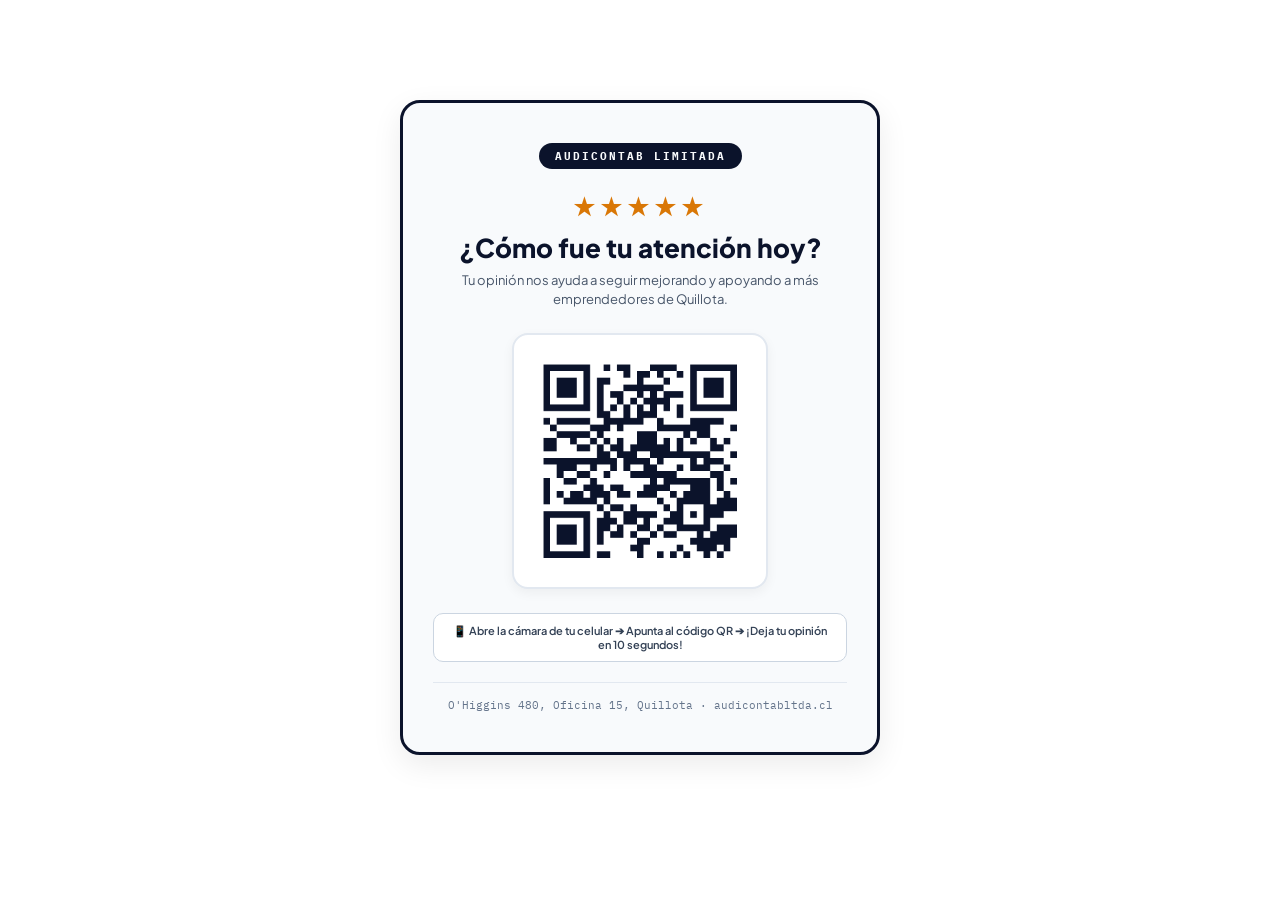
<file: Cartel_QR_Oficina_Audicontab.html>
<!DOCTYPE html>
<html lang="es">
<head>
  <meta charset="UTF-8">
  <title>Cartel QR de Reseñas - Audicontab Limitada</title>
  <style>
    @import url('https://fonts.googleapis.com/css2?family=Plus+Jakarta+Sans:wght@500;700;800&family=IBM+Plex+Mono:wght@600;700&display=swap');
    @page {
      size: A4 portrait;
      margin: 15mm;
    }
    * {
      box-sizing: border-box;
      margin: 0;
      padding: 0;
    }
    body {
      font-family: 'Plus Jakarta Sans', sans-serif;
      background-color: #ffffff;
      color: #0b132b;
      display: flex;
      flex-direction: column;
      align-items: center;
      justify-content: center;
      min-height: 95vh;
      text-align: center;
    }
    .frame {
      border: 3px solid #0b132b;
      padding: 40px 30px;
      border-radius: 20px;
      max-width: 480px;
      width: 100%;
      background: #f8fafc;
      box-shadow: 0 10px 30px rgba(0,0,0,0.08);
      position: relative;
    }
    .badge {
      display: inline-block;
      background: #0b132b;
      color: #f8fafc;
      font-family: 'IBM Plex Mono', monospace;
      font-size: 11px;
      font-weight: 700;
      padding: 6px 16px;
      border-radius: 30px;
      text-transform: uppercase;
      letter-spacing: 2px;
      margin-bottom: 20px;
    }
    .stars {
      color: #d97706;
      font-size: 26px;
      letter-spacing: 4px;
      margin-bottom: 10px;
    }
    h1 {
      font-size: 26px;
      font-weight: 800;
      color: #0b132b;
      margin-bottom: 8px;
      line-height: 1.2;
    }
    p.subtitle {
      font-size: 13px;
      color: #475569;
      margin-bottom: 25px;
      line-height: 1.4;
    }
    .qr-wrapper {
      background: #ffffff;
      padding: 16px;
      border: 2px solid #e2e8f0;
      border-radius: 16px;
      display: inline-block;
      margin-bottom: 20px;
      box-shadow: 0 4px 12px rgba(0,0,0,0.05);
    }
    .qr-wrapper img {
      width: 220px;
      height: 220px;
      display: block;
    }
    .step-box {
      background: #ffffff;
      border: 1px solid #cbd5e1;
      border-radius: 10px;
      padding: 10px 14px;
      font-size: 11px;
      color: #334155;
      font-weight: 600;
      margin-bottom: 20px;
    }
    .footer {
      border-top: 1px solid #e2e8f0;
      padding-top: 15px;
      font-size: 10.5px;
      color: #64748b;
      font-family: 'IBM Plex Mono', monospace;
    }
  </style>
</head>
<body>

  <div class="frame">
    <div class="badge">Audicontab Limitada</div>
    <div class="stars">★★★★★</div>
    <h1>¿Cómo fue tu atención hoy?</h1>
    <p class="subtitle">Tu opinión nos ayuda a seguir mejorando y apoyando a más emprendedores de Quillota.</p>

    <div class="qr-wrapper">
      <img src="public/qr-resenas.png" alt="Código QR Reseñas">
    </div>

    <div class="step-box">
      📱 Abre la cámara de tu celular ➔ Apunta al código QR ➔ ¡Deja tu opinión en 10 segundos!
    </div>

    <div class="footer">
      O'Higgins 480, Oficina 15, Quillota · audicontabltda.cl
    </div>
  </div>

</body>
</html>
</file>
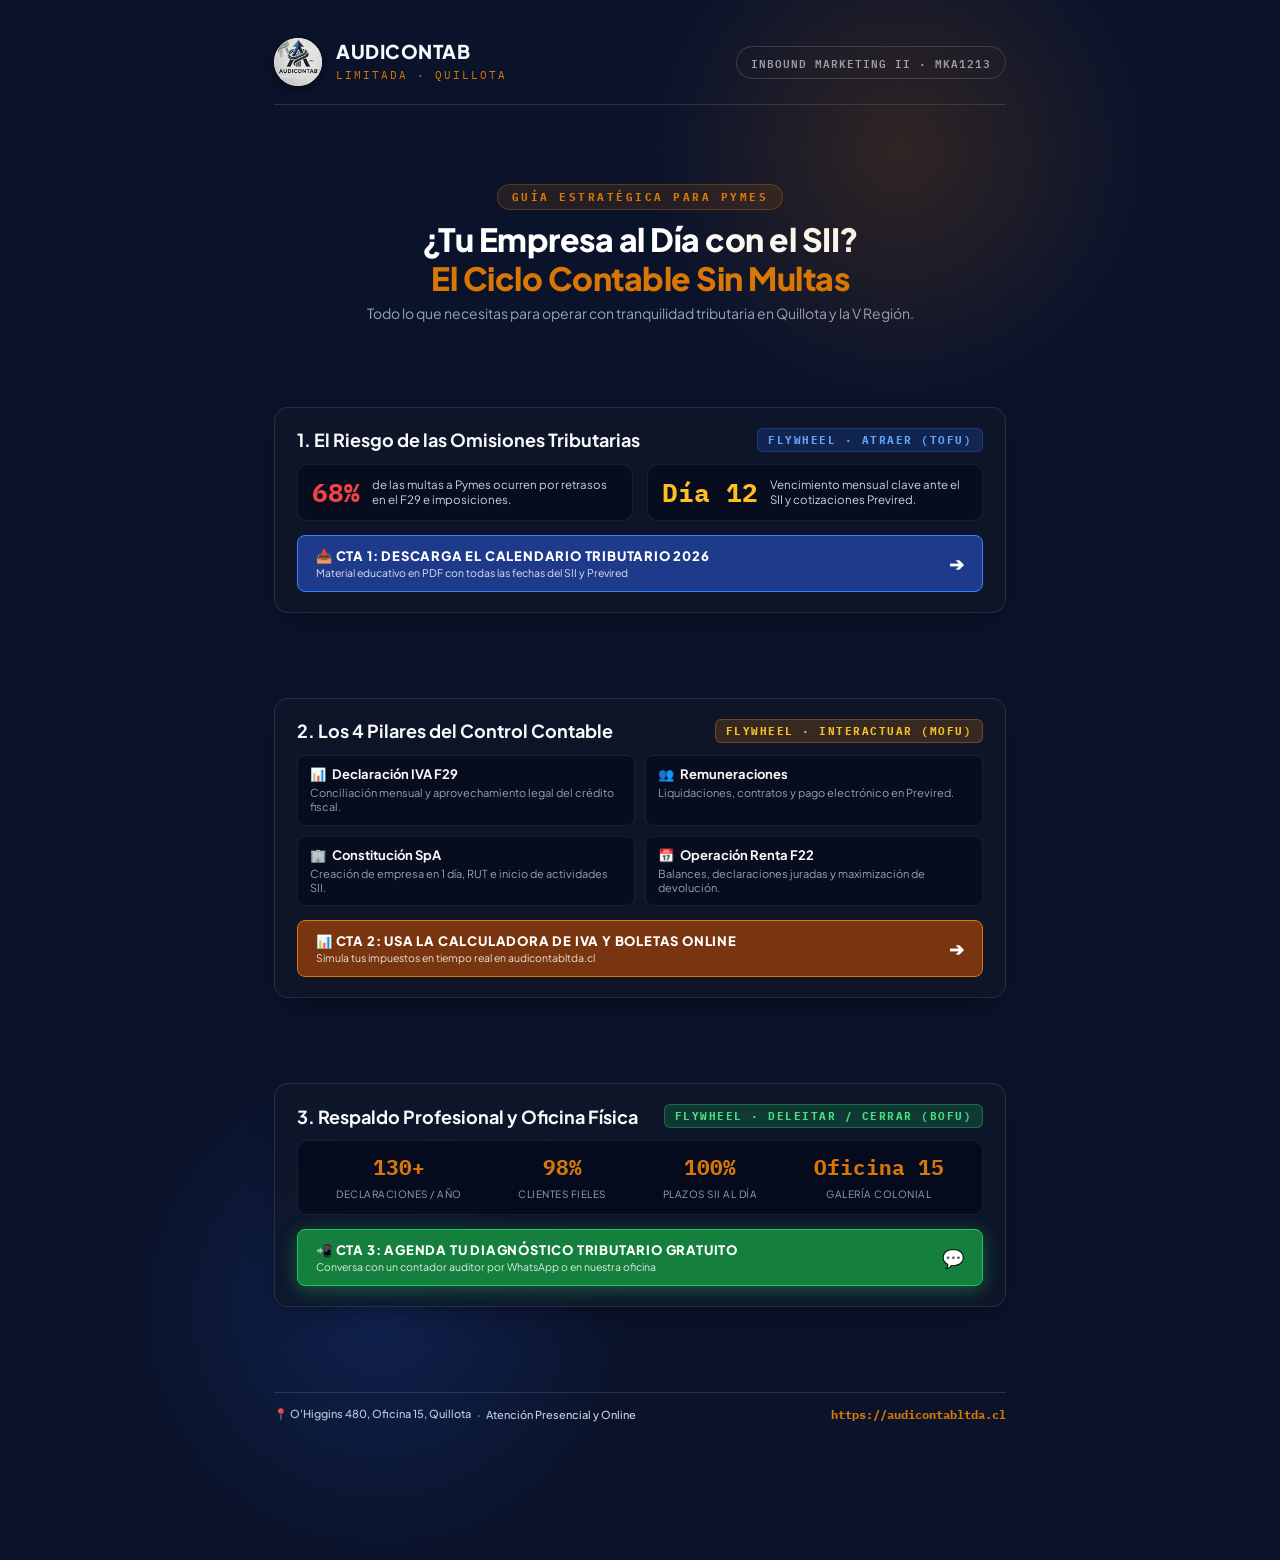
<file: Infografia_Inbound_Audicontab.html>
<!DOCTYPE html>
<html lang="es">
<head>
  <meta charset="UTF-8">
  <title>Infografía Estratégica Inbound - Audicontab Limitada</title>
  <style>
    @import url('https://fonts.googleapis.com/css2?family=Plus+Jakarta+Sans:wght@400;500;600;700;800&family=IBM+Plex+Mono:wght@500;600;700&display=swap');
    
    @page {
      size: 820px 1460px;
      margin: 0;
    }
    * {
      box-sizing: border-box;
      margin: 0;
      padding: 0;
    }
    body {
      font-family: 'Plus Jakarta Sans', -apple-system, BlinkMacSystemFont, sans-serif;
      background-color: #0b132b;
      color: #f8fafc;
      width: 820px;
      height: 1460px;
      margin: 0 auto;
      padding: 38px 44px;
      position: relative;
      overflow: hidden;
      display: flex;
      flex-direction: column;
      justify-content: space-between;
    }
    /* Fondos y texturas */
    .bg-glow {
      position: absolute;
      top: -100px;
      right: -100px;
      width: 500px;
      height: 500px;
      background: radial-gradient(circle, rgba(217, 119, 6, 0.18) 0%, rgba(11, 19, 43, 0) 70%);
      pointer-events: none;
    }
    .bg-glow-bottom {
      position: absolute;
      bottom: -100px;
      left: -100px;
      width: 500px;
      height: 500px;
      background: radial-gradient(circle, rgba(37, 99, 235, 0.18) 0%, rgba(11, 19, 43, 0) 70%);
      pointer-events: none;
    }
    
    /* Header */
    .header {
      display: flex;
      justify-content: space-between;
      align-items: center;
      border-bottom: 1px solid rgba(248, 250, 252, 0.12);
      padding-bottom: 18px;
    }
    .brand {
      display: flex;
      align-items: center;
      gap: 14px;
    }
    .brand-logo {
      width: 48px;
      height: 48px;
      border-radius: 50%;
      background: #ffffff;
      display: flex;
      align-items: center;
      justify-content: center;
      overflow: hidden;
      box-shadow: 0 4px 14px rgba(0,0,0,0.4);
    }
    .brand-logo img {
      width: 100%;
      height: 100%;
      object-fit: cover;
    }
    .brand-text h1 {
      font-size: 19px;
      font-weight: 800;
      letter-spacing: 0.5px;
      color: #f8fafc;
      line-height: 1.1;
    }
    .brand-text span {
      font-family: 'IBM Plex Mono', monospace;
      font-size: 10.5px;
      text-transform: uppercase;
      letter-spacing: 2px;
      color: #d97706;
    }
    .header-badge {
      font-family: 'IBM Plex Mono', monospace;
      font-size: 10.5px;
      font-weight: 600;
      color: #94a3b8;
      border: 1px solid rgba(148, 163, 184, 0.25);
      padding: 6px 14px;
      border-radius: 20px;
      background: rgba(15, 23, 42, 0.6);
      text-transform: uppercase;
      letter-spacing: 1px;
    }
    
    /* Hero Title */
    .hero-title {
      text-align: center;
      margin: 10px 0 16px 0;
    }
    .eyebrow {
      display: inline-block;
      font-family: 'IBM Plex Mono', monospace;
      font-size: 11px;
      font-weight: 700;
      text-transform: uppercase;
      letter-spacing: 2.5px;
      color: #d97706;
      background: rgba(217, 119, 6, 0.12);
      padding: 5px 14px;
      border-radius: 30px;
      margin-bottom: 10px;
      border: 1px solid rgba(217, 119, 6, 0.3);
    }
    .hero-title h2 {
      font-size: 32px;
      font-weight: 800;
      line-height: 1.22;
      color: #ffffff;
      letter-spacing: -0.5px;
    }
    .hero-title p {
      font-size: 14px;
      color: #94a3b8;
      margin-top: 6px;
    }

    /* Flywheel Section Cards */
    .section-card {
      background: rgba(15, 23, 42, 0.8);
      border: 1px solid rgba(248, 250, 252, 0.1);
      border-radius: 14px;
      padding: 20px 22px;
      margin-bottom: 16px;
      position: relative;
      backdrop-filter: blur(10px);
      box-shadow: 0 10px 28px -10px rgba(0, 0, 0, 0.5);
    }
    
    .card-header {
      display: flex;
      justify-content: space-between;
      align-items: center;
      margin-bottom: 12px;
    }
    .step-tag {
      font-family: 'IBM Plex Mono', monospace;
      font-size: 10.5px;
      font-weight: 700;
      text-transform: uppercase;
      letter-spacing: 1.5px;
      padding: 4px 10px;
      border-radius: 6px;
    }
    .tag-tofu { background: rgba(37, 99, 235, 0.2); color: #60a5fa; border: 1px solid rgba(37, 99, 235, 0.4); }
    .tag-mofu { background: rgba(217, 119, 6, 0.2); color: #fbbf24; border: 1px solid rgba(217, 119, 6, 0.4); }
    .tag-bofu { background: rgba(34, 197, 94, 0.2); color: #4ade80; border: 1px solid rgba(34, 197, 94, 0.4); }
    
    .card-title {
      font-size: 18px;
      font-weight: 700;
      color: #f8fafc;
    }
    
    /* Grid de Dolor / Estadísticas */
    .stat-row {
      display: grid;
      grid-template-columns: 1fr 1fr;
      gap: 14px;
      margin-bottom: 14px;
    }
    .stat-box {
      background: rgba(2, 6, 23, 0.55);
      border: 1px solid rgba(248, 250, 252, 0.08);
      border-radius: 10px;
      padding: 12px 14px;
      display: flex;
      align-items: center;
      gap: 12px;
    }
    .stat-num {
      font-size: 26px;
      font-weight: 800;
      color: #ef4444;
      font-family: 'IBM Plex Mono', monospace;
      line-height: 1;
      white-space: nowrap;
    }
    .stat-text {
      font-size: 11.5px;
      color: #cbd5e1;
      line-height: 1.35;
    }

    /* Grid de Servicios */
    .services-grid {
      display: grid;
      grid-template-columns: 1fr 1fr;
      gap: 10px;
      margin-bottom: 14px;
    }
    .srv-item {
      background: rgba(2, 6, 23, 0.55);
      border: 1px solid rgba(248, 250, 252, 0.08);
      border-radius: 8px;
      padding: 10px 12px;
    }
    .srv-item h4 {
      font-size: 13px;
      font-weight: 700;
      color: #f8fafc;
      display: flex;
      align-items: center;
      gap: 6px;
      margin-bottom: 4px;
    }
    .srv-item p {
      font-size: 11px;
      color: #94a3b8;
      line-height: 1.3;
    }

    /* Prueba Social Box */
    .trust-box {
      display: flex;
      justify-content: space-around;
      background: rgba(2, 6, 23, 0.6);
      border: 1px solid rgba(248, 250, 252, 0.08);
      border-radius: 10px;
      padding: 12px 10px;
      margin-bottom: 14px;
      text-align: center;
    }
    .trust-item strong {
      display: block;
      font-size: 21px;
      font-weight: 800;
      color: #d97706;
      font-family: 'IBM Plex Mono', monospace;
    }
    .trust-item span {
      font-size: 10px;
      color: #94a3b8;
      text-transform: uppercase;
      letter-spacing: 0.5px;
    }

    /* Contenedor CTA Seguro */
    .cta-container {
      border-radius: 8px;
      padding: 12px 18px;
      display: flex;
      align-items: center;
      justify-content: space-between;
    }
    .cta-tofu {
      background: #1e3a8a;
      border: 1px solid #3b82f6;
    }
    .cta-mofu {
      background: #78350f;
      border: 1px solid #d97706;
    }
    .cta-bofu {
      background: #15803d;
      border: 1px solid #22c55e;
      box-shadow: 0 4px 18px rgba(34, 197, 94, 0.4);
    }
    
    .cta-title {
      font-size: 13px;
      font-weight: 800;
      text-transform: uppercase;
      letter-spacing: 0.8px;
      color: #ffffff;
    }
    .cta-desc {
      font-size: 10.5px;
      color: rgba(255, 255, 255, 0.85);
      margin-top: 2px;
    }
    .cta-icon {
      font-size: 18px;
      font-weight: bold;
      color: #ffffff;
      padding-left: 12px;
      white-space: nowrap;
    }

    /* Footer */
    .footer {
      border-top: 1px solid rgba(248, 250, 252, 0.12);
      padding-top: 14px;
      display: flex;
      justify-content: space-between;
      align-items: center;
      font-size: 11px;
      color: #64748b;
    }
    .footer-loc {
      display: flex;
      align-items: center;
      gap: 6px;
      color: #cbd5e1;
      font-weight: 500;
    }
    .footer-url {
      font-family: 'IBM Plex Mono', monospace;
      color: #d97706;
      font-weight: 700;
      font-size: 12px;
    }
  </style>
</head>
<body>

  <div class="bg-glow"></div>
  <div class="bg-glow-bottom"></div>

  <!-- Header -->
  <div class="header">
    <div class="brand">
      <div class="brand-logo">
        <img src="public/logo.png" alt="Audicontab">
      </div>
      <div class="brand-text">
        <h1>AUDICONTAB</h1>
        <span>Limitada · Quillota</span>
      </div>
    </div>
    <div class="header-badge">
      Inbound Marketing II · MKA1213
    </div>
  </div>

  <!-- Hero Title -->
  <div class="hero-title">
    <span class="eyebrow">Guía Estratégica para Pymes</span>
    <h2>¿Tu Empresa al Día con el SII?<br><span style="color: #d97706;">El Ciclo Contable Sin Multas</span></h2>
    <p>Todo lo que necesitas para operar con tranquilidad tributaria en Quillota y la V Región.</p>
  </div>

  <!-- BLOQUE 1: FASE ATRAER (ToFU) -->
  <div class="section-card">
    <div class="card-header">
      <h3 class="card-title">1. El Riesgo de las Omisiones Tributarias</h3>
      <span class="step-tag tag-tofu">Flywheel · Atraer (ToFU)</span>
    </div>
    
    <div class="stat-row">
      <div class="stat-box">
        <span class="stat-num">68%</span>
        <span class="stat-text">de las multas a Pymes ocurren por retrasos en el F29 e imposiciones.</span>
      </div>
      <div class="stat-box">
        <span class="stat-num" style="color: #fbbf24;">Día 12</span>
        <span class="stat-text">Vencimiento mensual clave ante el SII y cotizaciones Previred.</span>
      </div>
    </div>

    <!-- CTA 1 -->
    <div class="cta-container cta-tofu">
      <div>
        <div class="cta-title">📥 CTA 1: Descarga el Calendario Tributario 2026</div>
        <div class="cta-desc">Material educativo en PDF con todas las fechas del SII y Previred</div>
      </div>
      <div class="cta-icon">➔</div>
    </div>
  </div>

  <!-- BLOQUE 2: FASE INTERACTUAR (MoFU) -->
  <div class="section-card">
    <div class="card-header">
      <h3 class="card-title">2. Los 4 Pilares del Control Contable</h3>
      <span class="step-tag tag-mofu">Flywheel · Interactuar (MoFU)</span>
    </div>

    <div class="services-grid">
      <div class="srv-item">
        <h4><span>📊</span> Declaración IVA F29</h4>
        <p>Conciliación mensual y aprovechamiento legal del crédito fiscal.</p>
      </div>
      <div class="srv-item">
        <h4><span>👥</span> Remuneraciones</h4>
        <p>Liquidaciones, contratos y pago electrónico en Previred.</p>
      </div>
      <div class="srv-item">
        <h4><span>🏢</span> Constitución SpA</h4>
        <p>Creación de empresa en 1 día, RUT e inicio de actividades SII.</p>
      </div>
      <div class="srv-item">
        <h4><span>📅</span> Operación Renta F22</h4>
        <p>Balances, declaraciones juradas y maximización de devolución.</p>
      </div>
    </div>

    <!-- CTA 2 -->
    <div class="cta-container cta-mofu">
      <div>
        <div class="cta-title">📊 CTA 2: Usa la Calculadora de IVA y Boletas Online</div>
        <div class="cta-desc">Simula tus impuestos en tiempo real en audicontabltda.cl</div>
      </div>
      <div class="cta-icon">➔</div>
    </div>
  </div>

  <!-- BLOQUE 3: FASE DELEITAR / CONVERTIR (BoFU) -->
  <div class="section-card">
    <div class="card-header">
      <h3 class="card-title">3. Respaldo Profesional y Oficina Física</h3>
      <span class="step-tag tag-bofu">Flywheel · Deleitar / Cerrar (BoFU)</span>
    </div>

    <div class="trust-box">
      <div class="trust-item">
        <strong>130+</strong>
        <span>Declaraciones / Año</span>
      </div>
      <div class="trust-item">
        <strong>98%</strong>
        <span>Clientes Fieles</span>
      </div>
      <div class="trust-item">
        <strong>100%</strong>
        <span>Plazos SII al Día</span>
      </div>
      <div class="trust-item">
        <strong>Oficina 15</strong>
        <span>Galería Colonial</span>
      </div>
    </div>

    <!-- CTA 3 -->
    <div class="cta-container cta-bofu">
      <div>
        <div class="cta-title">📲 CTA 3: Agenda tu Diagnóstico Tributario Gratuito</div>
        <div class="cta-desc">Conversa con un contador auditor por WhatsApp o en nuestra oficina</div>
      </div>
      <div class="cta-icon">💬</div>
    </div>
  </div>

  <!-- Footer -->
  <div class="footer">
    <div class="footer-loc">
      <span>📍 O'Higgins 480, Oficina 15, Quillota</span>
      <span>·</span>
      <span>Atención Presencial y Online</span>
    </div>
    <div class="footer-url">
      https://audicontabltda.cl
    </div>
  </div>

</body>
</html>
</file>
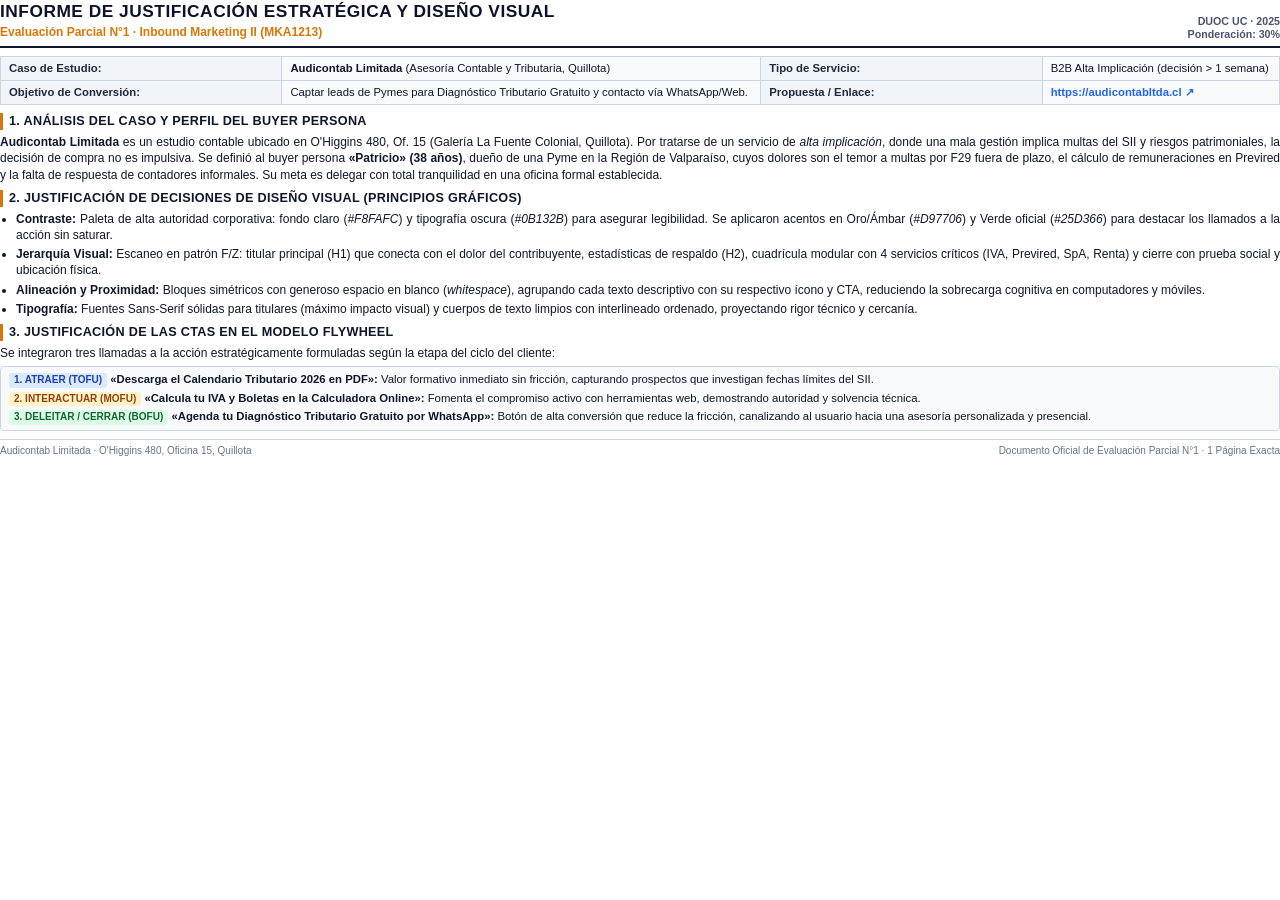
<file: Parcial_1_Inbound_Marketing_Audicontab.html>
<!DOCTYPE html>
<html lang="es">
<head>
  <meta charset="UTF-8">
  <title>Evaluación Parcial N°1 - Inbound Marketing II - Audicontab Limitada</title>
  <style>
    @page {
      size: A4 portrait;
      margin: 12mm 15mm;
    }
    * {
      box-sizing: border-box;
    }
    body {
      font-family: 'Helvetica Neue', Helvetica, Arial, sans-serif;
      color: #0f172a;
      line-height: 1.35;
      font-size: 9pt;
      margin: 0;
      padding: 0;
    }
    .header {
      border-bottom: 2px solid #0f172a;
      padding-bottom: 5px;
      margin-bottom: 8px;
      display: flex;
      justify-content: space-between;
      align-items: flex-end;
    }
    .header h1 {
      font-size: 13pt;
      margin: 0;
      color: #0b132b;
      text-transform: uppercase;
      letter-spacing: 0.5px;
    }
    .header .meta {
      font-size: 8pt;
      color: #475569;
      font-weight: 600;
      text-align: right;
      line-height: 1.2;
    }
    .meta-table {
      width: 100%;
      border-collapse: collapse;
      margin-bottom: 8px;
      font-size: 8.5pt;
      background-color: #f8fafc;
      border: 1px solid #cbd5e1;
    }
    .meta-table td {
      padding: 4px 8px;
      border: 1px solid #cbd5e1;
    }
    .meta-table td.label {
      font-weight: bold;
      background-color: #f1f5f9;
      width: 22%;
      color: #1e293b;
    }
    h2 {
      font-size: 9.5pt;
      color: #0f172a;
      border-left: 3px solid #d97706;
      padding-left: 6px;
      margin-top: 7px;
      margin-bottom: 4px;
      text-transform: uppercase;
      letter-spacing: 0.3px;
    }
    p {
      margin: 0 0 5px 0;
      text-align: justify;
    }
    ul {
      margin: 2px 0 6px 16px;
      padding: 0;
    }
    li {
      margin-bottom: 3px;
      text-align: justify;
    }
    .cta-box {
      background: #f8fafc;
      border: 1px solid #cbd5e1;
      border-radius: 4px;
      padding: 5px 8px;
      margin-top: 4px;
    }
    .cta-item {
      margin-bottom: 3px;
      font-size: 8.5pt;
      line-height: 1.25;
    }
    .cta-item:last-child {
      margin-bottom: 0;
    }
    .badge {
      display: inline-block;
      padding: 1px 5px;
      font-size: 7.5pt;
      font-weight: bold;
      border-radius: 3px;
      text-transform: uppercase;
    }
    .badge-attract { background: #dbeafe; color: #1e40af; }
    .badge-interact { background: #fef3c7; color: #92400e; }
    .badge-delight { background: #dcfce7; color: #166534; }
    .footer {
      margin-top: 8px;
      padding-top: 4px;
      border-top: 1px solid #cbd5e1;
      font-size: 7.5pt;
      color: #64748b;
      display: flex;
      justify-content: space-between;
    }
  </style>
</head>
<body>

  <div class="header">
    <div>
      <h1>Informe de Justificación Estratégica y Diseño Visual</h1>
      <div style="font-size: 9pt; color: #d97706; font-weight: bold; margin-top: 1px;">Evaluación Parcial N°1 · Inbound Marketing II (MKA1213)</div>
    </div>
    <div class="meta">
      DUOC UC · 2025<br>
      Ponderación: 30%
    </div>
  </div>

  <table class="meta-table">
    <tr>
      <td class="label">Caso de Estudio:</td>
      <td><strong>Audicontab Limitada</strong> (Asesoría Contable y Tributaria, Quillota)</td>
      <td class="label">Tipo de Servicio:</td>
      <td>B2B Alta Implicación (decisión &gt; 1 semana)</td>
    </tr>
    <tr>
      <td class="label">Objetivo de Conversión:</td>
      <td>Captar leads de Pymes para Diagnóstico Tributario Gratuito y contacto vía WhatsApp/Web.</td>
      <td class="label">Propuesta / Enlace:</td>
      <td><a href="https://audicontabltda.cl" style="color: #2563eb; text-decoration: none; font-weight: bold;">https://audicontabltda.cl ↗</a></td>
    </tr>
  </table>

  <h2>1. Análisis del Caso y Perfil del Buyer Persona</h2>
  <p>
    <strong>Audicontab Limitada</strong> es un estudio contable ubicado en O'Higgins 480, Of. 15 (Galería La Fuente Colonial, Quillota). Por tratarse de un servicio de <em>alta implicación</em>, donde una mala gestión implica multas del SII y riesgos patrimoniales, la decisión de compra no es impulsiva. Se definió al buyer persona <strong>«Patricio» (38 años)</strong>, dueño de una Pyme en la Región de Valparaíso, cuyos dolores son el temor a multas por F29 fuera de plazo, el cálculo de remuneraciones en Previred y la falta de respuesta de contadores informales. Su meta es delegar con total tranquilidad en una oficina formal establecida.
  </p>

  <h2>2. Justificación de Decisiones de Diseño Visual (Principios Gráficos)</h2>
  <ul>
    <li><strong>Contraste:</strong> Paleta de alta autoridad corporativa: fondo claro (<em>#F8FAFC</em>) y tipografía oscura (<em>#0B132B</em>) para asegurar legibilidad. Se aplicaron acentos en Oro/Ámbar (<em>#D97706</em>) y Verde oficial (<em>#25D366</em>) para destacar los llamados a la acción sin saturar.</li>
    <li><strong>Jerarquía Visual:</strong> Escaneo en patrón F/Z: titular principal (H1) que conecta con el dolor del contribuyente, estadísticas de respaldo (H2), cuadrícula modular con 4 servicios críticos (IVA, Previred, SpA, Renta) y cierre con prueba social y ubicación física.</li>
    <li><strong>Alineación y Proximidad:</strong> Bloques simétricos con generoso espacio en blanco (<em>whitespace</em>), agrupando cada texto descriptivo con su respectivo ícono y CTA, reduciendo la sobrecarga cognitiva en computadores y móviles.</li>
    <li><strong>Tipografía:</strong> Fuentes Sans-Serif sólidas para titulares (máximo impacto visual) y cuerpos de texto limpios con interlineado ordenado, proyectando rigor técnico y cercanía.</li>
  </ul>

  <h2>3. Justificación de las CTAs en el Modelo Flywheel</h2>
  <p>Se integraron tres llamadas a la acción estratégicamente formuladas según la etapa del ciclo del cliente:</p>
  
  <div class="cta-box">
    <div class="cta-item">
      <span class="badge badge-attract">1. Atraer (ToFU)</span> 
      <strong>«Descarga el Calendario Tributario 2026 en PDF»:</strong> Valor formativo inmediato sin fricción, capturando prospectos que investigan fechas límites del SII.
    </div>
    <div class="cta-item">
      <span class="badge badge-interact">2. Interactuar (MoFU)</span> 
      <strong>«Calcula tu IVA y Boletas en la Calculadora Online»:</strong> Fomenta el compromiso activo con herramientas web, demostrando autoridad y solvencia técnica.
    </div>
    <div class="cta-item">
      <span class="badge badge-delight">3. Deleitar / Cerrar (BoFU)</span> 
      <strong>«Agenda tu Diagnóstico Tributario Gratuito por WhatsApp»:</strong> Botón de alta conversión que reduce la fricción, canalizando al usuario hacia una asesoría personalizada y presencial.
    </div>
  </div>

  <div class="footer">
    <span>Audicontab Limitada · O'Higgins 480, Oficina 15, Quillota</span>
    <span>Documento Oficial de Evaluación Parcial N°1 · 1 Página Exacta</span>
  </div>

</body>
</html>
</file>
